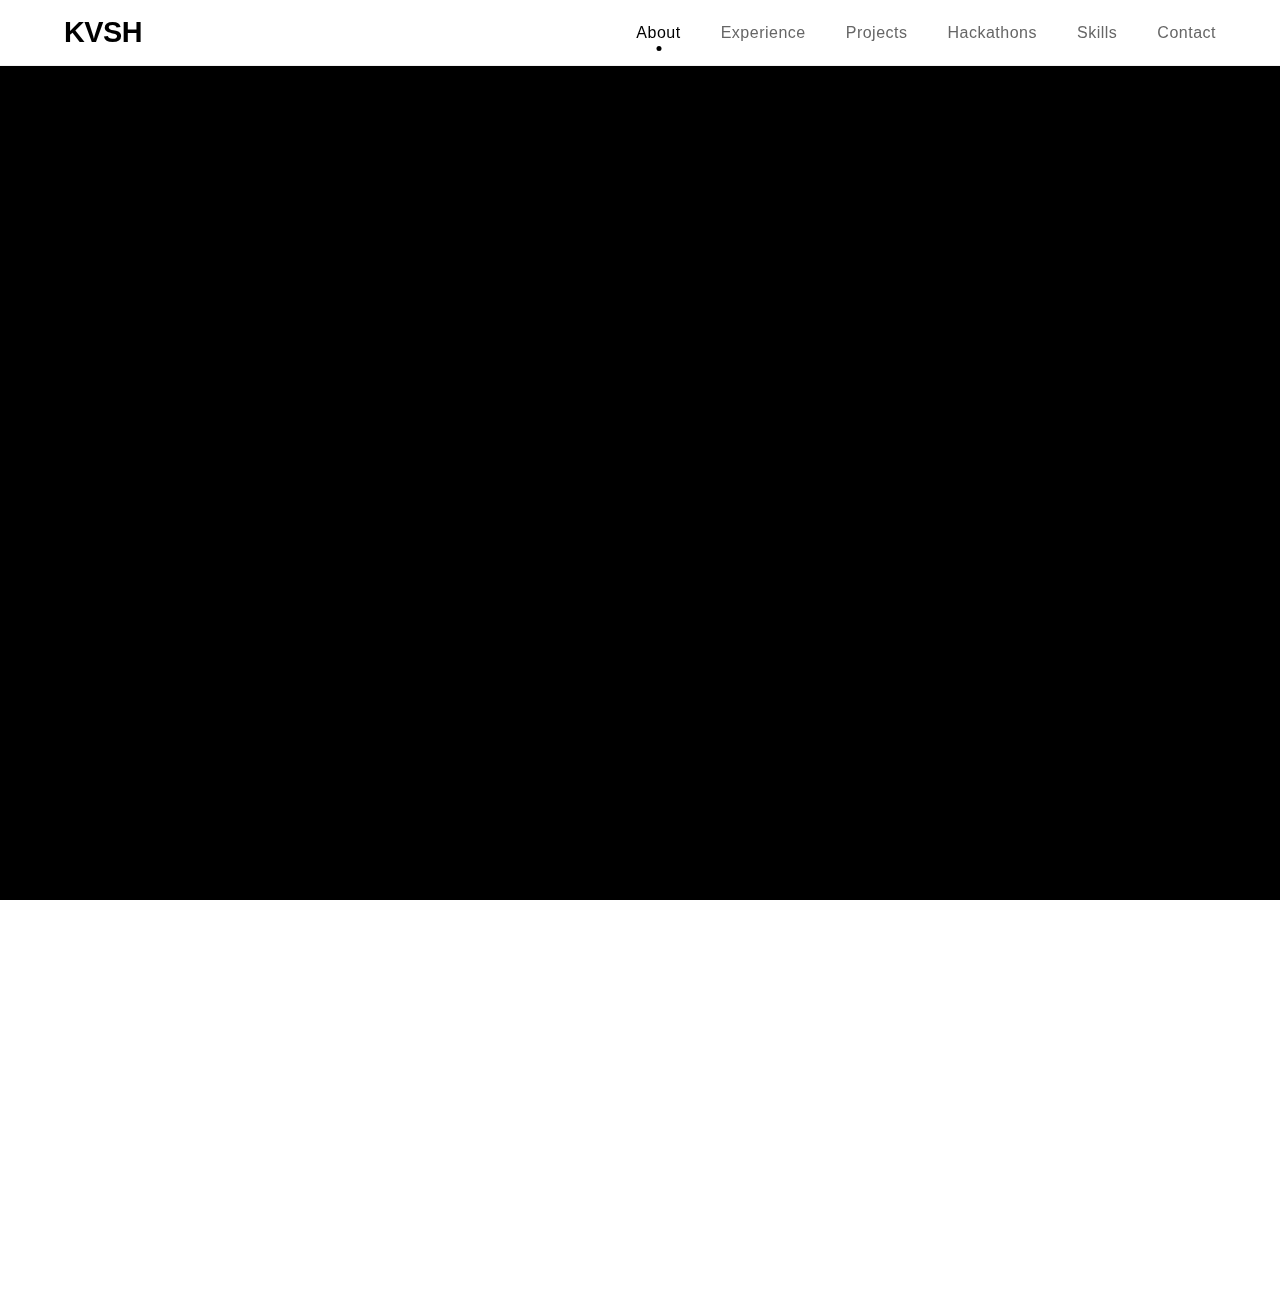
<file: about.html>
<!DOCTYPE html>
<html lang="en">

<head>
    <meta charset="UTF-8" />
    <meta name="viewport" content="width=device-width, initial-scale=1.0" />
    <title>About Me - KVSH</title>
    <link rel="stylesheet" href="global.css" />
    <link rel="stylesheet" href="https://cdnjs.cloudflare.com/ajax/libs/font-awesome/6.0.0-beta3/css/all.min.css">
    <link rel="icon" type="image/png" href="favicon.png">
    <style>
        /* Creative About Page Styles */
        body {
            background-color: #000;
            color: #fff;
            overflow-x: hidden;
        }

        .about-container {
            min-height: 100vh;
            display: flex;
            flex-direction: row;
            align-items: center;
            justify-content: center;
            padding: 100px 5%;
            gap: 5%;
            position: relative;
        }

        /* Minimalistic Typography */
        .about-content {
            flex: 1;
            max-width: 600px;
            z-index: 2;
        }

        .about-title {
            font-size: 5rem;
            font-weight: 700;
            line-height: 1;
            margin-bottom: 2rem;
            background: linear-gradient(to right, #fff, #666);
            -webkit-background-clip: text;
            background-clip: text;
            -webkit-text-fill-color: transparent;
            opacity: 0;
            animation: fadeInUp 1s ease-out forwards;
        }

        .about-text {
            font-size: 1.1rem;
            line-height: 1.8;
            color: #ccc;
            margin-bottom: 2rem;
            opacity: 0;
            animation: fadeInUp 1s ease-out 0.3s forwards;
        }

        .highlight {
            color: #fff;
            font-weight: 600;
            border-bottom: 1px solid rgba(255, 255, 255, 0.3);
        }

        /* Social Icons */
        .about-socials {
            display: flex;
            gap: 20px;
            margin-top: 30px;
            opacity: 0;
            animation: fadeInUp 1s ease-out 0.6s forwards;
        }

        .about-socials a {
            color: #fff;
            font-size: 1.8rem;
            transition: all 0.3s ease;
            text-decoration: none;
        }

        .about-socials a:hover {
            color: #aaa;
            transform: translateY(-5px);
        }

        /* Creative Image Section */
        .about-image-wrapper {
            flex: 1;
            display: flex;
            justify-content: center;
            position: relative;
            perspective: 1000px;
            opacity: 0;
            animation: fadeInRight 1s ease-out 0.6s forwards;
        }

        .about-img {
            width: 100%;
            max-width: 450px;
            border-radius: 20px;
            filter: grayscale(100%);
            transition: all 0.5s ease;
            box-shadow: 0 20px 50px rgba(0, 0, 0, 0.5);
            transform: rotateY(-10deg);
        }

        .about-img:hover {
            filter: grayscale(0%);
            transform: rotateY(0deg) scale(1.02);
        }

        /* Decoration */
        .deco-circle {
            position: absolute;
            width: 300px;
            height: 300px;
            border-radius: 50%;
            border: 1px solid rgba(255, 255, 255, 0.1);
            top: 50%;
            right: 0;
            transform: translate(50%, -50%);
            z-index: 1;
        }

        /* Animations */
        @keyframes fadeInUp {
            from {
                opacity: 0;
                transform: translateY(30px);
            }

            to {
                opacity: 1;
                transform: translateY(0);
            }
        }

        @keyframes fadeInRight {
            from {
                opacity: 0;
                transform: translateX(30px);
            }

            to {
                opacity: 1;
                transform: translateX(0);
            }
        }

        @media (max-width: 900px) {
            .about-container {
                flex-direction: column-reverse;
                text-align: center;
                padding-top: 120px;
            }

            .about-title {
                font-size: 3rem;
            }

            .about-img {
                transform: none;
                margin-bottom: 2rem;
            }

            .deco-circle {
                top: 20%;
                right: 50%;
                transform: translate(50%, -50%);
            }
        }
    </style>
</head>

<body>

    <div class="main">
        <!-- NAVBAR -->
        <nav>
            <div class="logo"><a href="index.html" style="text-decoration: none; color: inherit;">KVSH</a></div>
            <div class="burger">
                <div class="line1"></div>
                <div class="line2"></div>
                <div class="line3"></div>
            </div>
            <ul class="nav-links">
                <li><a href="about.html" class="active">About</a></li>
                <li><a href="experience.html">Experience</a></li>
                <li><a href="projects.html">Projects</a></li>
                <li><a href="hackathons.html">Hackathons</a></li>

                <li><a href="skills.html">Skills</a></li>
                <li><a href="contact.html">Contact</a></li>
            </ul>
        </nav>

        <!-- CONTENT -->
        <div class="about-container">
            <div class="about-content">
                <h1 class="about-title">Beyond the<br>Code.</h1>
                <div class="about-text">
                    <br>
                    <p>
                        I'm Kaveesh Kadirvel, a tech enthusiast and Information Technology undergrad based in Mumbai.
                    </p>
                    <p>
                        My journey isn't just about writing standard code; it's about crafting digital experiences that
                        matter. From responsive front-end designs to robust back-end logic, I love bridging the gap
                        between creativity and functionality.
                    </p>
                    <p>
                        When I'm not debugging, I'm likely exploring new tech stacks, organizing events with the IETE
                        student chapter, or just finding inspiration in minimalistic design.
                    </p>
                </div>

                <div class="about-socials">
                    <a href="https://github.com/kaveesh-kadirvel" aria-label="GitHub"><i class="fab fa-github"></i></a>
                    <a href="https://www.linkedin.com/in/kaveesh-kadirvel" aria-label="LinkedIn"><i
                            class="fab fa-linkedin"></i></a>
                    <a href="https://www.instagram.com/kaveeeeeesh" aria-label="Instagram"><i
                            class="fab fa-instagram"></i></a>
                    <a href="mailto:kaveeshsiesgst@gmail.com" aria-label="Email"><i class="fas fa-envelope"></i></a>
                </div>
            </div>

            <div class="about-image-wrapper">
                <div class="deco-circle"></div>
                <img src="Kaveesh Professional headshot.png" alt="Kaveesh" class="about-img">
            </div>
        </div>

        <!-- FOOTER -->
        <footer class="main-footer">
            <div class="footer-container">
                <div class="footer-col">
                    <h3>About Me</h3>
                    <p>A passionate full-stack developer focused on creating beautiful and functional web applications.
                    </p>
                    <div class="footer-socials">
                        <a href="https://github.com/kaveesh-kadirvel"><i class="fab fa-github"></i></a>
                        <a href="https://www.linkedin.com/in/kaveesh-kadirvel"><i class="fab fa-linkedin"></i></a>
                        <a href="https://www.instagram.com/kaveeeeeesh"><i class="fab fa-instagram"></i></a>
                        <a href="mailto:kaveeshsiesgst@gmail.com"><i class="fas fa-envelope"></i></a>
                    </div>
                </div>
                <div class="footer-col">
                    <h3>Quick Links</h3>
                    <ul class="footer-links-list">
                        <li><a href="index.html">Home</a></li>
                        <li><a href="about.html">About</a></li>
                        <li><a href="experience.html">Experience</a></li>
                        <li><a href="projects.html">Projects</a></li>
                        <li><a href="hackathons.html">Hackathons</a></li>


                        <li><a href="skills.html">Skills</a></li>
                        <li><a href="contact.html">Contact</a></li>
                    </ul>
                </div>
                <div class="footer-col">
                    <h3>Contact Info</h3>
                    <p>Email: kaveeshsiesgst@gmail.com</p>
                    <p>Location: Mumbai, Maharashtra, India</p>
                    <p>Phone: +91 9653393958</p>
                </div>
            </div>
            <div class="footer-bottom">
                <p class="copyright">&copy; 2025 Kaveesh Kadirvel. All rights reserved</p>
                <div class="footer-legal">
                    <a href="#">Privacy Policy</a>
                    <a href="#">Terms of Service</a>
                </div>
            </div>
        </footer>

    </div>

    <script src="script.js"></script>
</body>

</html>
</file>
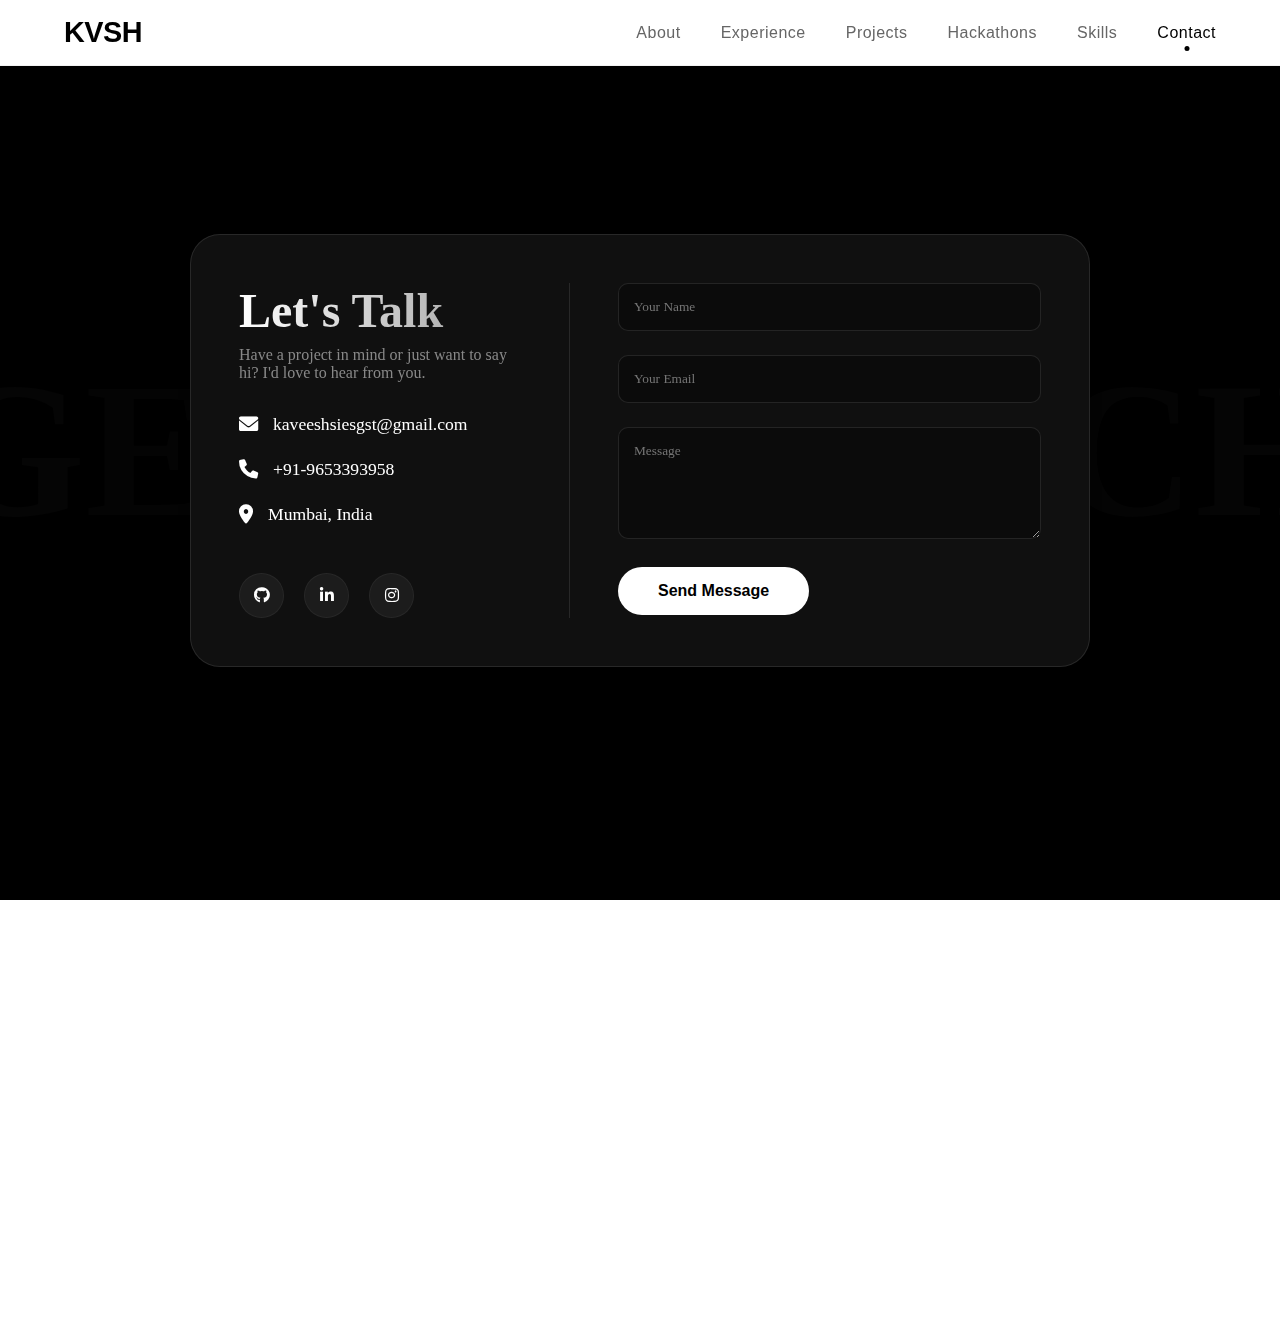
<file: contact.html>
<!DOCTYPE html>
<html lang="en">

<head>
    <meta charset="UTF-8" />
    <meta name="viewport" content="width=device-width, initial-scale=1.0" />
    <title>Contact - KVSH</title>
    <link rel="stylesheet" href="global.css" />
    <link rel="stylesheet" href="https://cdnjs.cloudflare.com/ajax/libs/font-awesome/6.0.0-beta3/css/all.min.css">
    <link rel="icon" type="image/png" href="favicon.png">
    <style>
        /* Creative Contact Styles */
        body {
            background-color: #000;
            color: #fff;
        }

        .contact-wrapper {
            min-height: 100vh;
            display: flex;
            flex-direction: column;
            justify-content: center;
            align-items: center;
            padding: 100px 5%;
            position: relative;
        }

        .bg-text {
            position: absolute;
            top: 50%;
            left: 50%;
            transform: translate(-50%, -50%);
            font-size: 15vw;
            font-weight: 800;
            color: rgba(255, 255, 255, 0.02);
            white-space: nowrap;
            pointer-events: none;
            z-index: 0;
        }

        .contact-card {
            background: rgba(20, 20, 20, 0.8);
            backdrop-filter: blur(20px);
            border-radius: 30px;
            border: 1px solid rgba(255, 255, 255, 0.1);
            padding: 3rem;
            width: 100%;
            max-width: 900px;
            display: flex;
            gap: 3rem;
            z-index: 1;
            box-shadow: 0 50px 100px rgba(0, 0, 0, 0.5);
        }

        .contact-info {
            flex: 1;
            border-right: 1px solid rgba(255, 255, 255, 0.1);
            padding-right: 3rem;
        }

        .contact-form-section {
            flex: 1.5;
        }

        h1 {
            font-size: 3rem;
            margin-bottom: 0.5rem;
            background: linear-gradient(to right, #fff, #999);
            -webkit-background-clip: text;
            background-clip: text;
            -webkit-text-fill-color: transparent;
        }

        p {
            color: #888;
            margin-bottom: 2rem;
        }

        .info-item {
            display: flex;
            align-items: center;
            gap: 15px;
            margin-bottom: 1.5rem;
            font-size: 1.1rem;
        }

        .info-item i {
            color: #fff;
            font-size: 1.2rem;
        }

        .social-links {
            display: flex;
            gap: 20px;
            margin-top: 3rem;
        }

        .social-links a {
            width: 45px;
            height: 45px;
            border-radius: 50%;
            background: rgba(255, 255, 255, 0.05);
            display: flex;
            align-items: center;
            justify-content: center;
            color: #fff;
            text-decoration: none;
            transition: all 0.3s;
            border: 1px solid rgba(255, 255, 255, 0.05);
        }

        .social-links a:hover {
            background: #fff;
            color: #000;
            transform: translateY(-5px);
        }

        /* Form */
        .form-group {
            margin-bottom: 1.5rem;
        }

        input,
        textarea {
            width: 100%;
            background: rgba(0, 0, 0, 0.3);
            border: 1px solid rgba(255, 255, 255, 0.1);
            padding: 15px;
            border-radius: 10px;
            color: #fff;
            font-family: inherit;
            outline: none;
            transition: border-color 0.3s;
        }

        input:focus,
        textarea:focus {
            border-color: #fff;
        }

        button {
            background: #fff;
            color: #000;
            border: none;
            padding: 15px 40px;
            border-radius: 50px;
            font-weight: 700;
            cursor: pointer;
            transition: transform 0.3s;
            font-size: 1rem;
        }

        button:hover {
            transform: translateY(-2px);
        }

        @media (max-width: 800px) {
            .contact-card {
                flex-direction: column;
                padding: 2rem;
            }

            .contact-info {
                border-right: none;
                border-bottom: 1px solid rgba(255, 255, 255, 0.1);
                padding-right: 0;
                padding-bottom: 2rem;
            }

            .bg-text {
                display: none;
            }
        }
    </style>
</head>

<body>
    <form action="https://formspree.io/f/mzddpqzq" method="post">
        <div class="main">
            <nav>
                <div class="logo"><a href="index.html" style="text-decoration: none; color: inherit;">KVSH</a></div>
                <div class="burger">
                    <div class="line1"></div>
                <div class="line2"></div>
                <div class="line3"></div>
            </div>
            <ul class="nav-links">
                <li><a href="about.html">About</a></li>
                <li><a href="experience.html">Experience</a></li>
                <li><a href="projects.html">Projects</a></li>
                <li><a href="hackathons.html">Hackathons</a></li>

                <li><a href="skills.html">Skills</a></li>
                <li><a href="contact.html" class="active">Contact</a></li>
            </ul>
        </nav>

        <div class="contact-wrapper">
            <div class="bg-text">GET IN TOUCH</div>

            <div class="contact-card">
                <div class="contact-info">
                    <h1>Let's Talk</h1>
                    <p>Have a project in mind or just want to say hi? I'd love to hear from you.</p>

                    <div class="info-item">
                        <i class="fas fa-envelope"></i>
                        <span>kaveeshsiesgst@gmail.com</span>
                    </div>
                    <div class="info-item">
                        <i class="fas fa-phone"></i>
                        <span>+91-9653393958</span>
                    </div>
                    <div class="info-item">
                        <i class="fas fa-map-marker-alt"></i>
                        <span>Mumbai, India</span>
                    </div>

                    <div class="social-links">
                        <a href="https://github.com/kaveesh-kadirvel"><i class="fab fa-github"></i></a>
                        <a href="https://www.linkedin.com/in/kaveesh-kadirvel"><i class="fab fa-linkedin-in"></i></a>
                        <a href="https://www.instagram.com/kaveeeeeesh"><i class="fab fa-instagram"></i></a>
                    </div>
                </div>

                <div class="contact-form-section">
                    
                        <div class="form-group">
                            <input type="text" name="name" placeholder="Your Name" required>
                        </div>
                        <div class="form-group">
                            <input type="email" name="email" placeholder="Your Email" required>
                        </div>
                        <div class="form-group">
                            <textarea name="message" rows="5" placeholder="Message" required></textarea>
                        </div>
                        <button type="submit">Send Message</button>
                    
                </div>
            </div>
        </div>

        <footer class="main-footer">
            <div class="footer-container">
                <div class="footer-col">
                    <h3>About Me</h3>
                    <p>A passionate full-stack developer focused on creating beautiful and functional web applications.
                    </p>
                    <div class="footer-socials">
                        <a href="https://github.com/kaveesh-kadirvel"><i class="fab fa-github"></i></a>
                        <a href="https://www.linkedin.com/in/kaveesh-kadirvel"><i class="fab fa-linkedin"></i></a>
                        <a href="https://www.instagram.com/kaveeeeeesh"><i class="fab fa-instagram"></i></a>
                        <a href="mailto:kaveeshsiesgst@gmail.com"><i class="fas fa-envelope"></i></a>
                    </div>
                </div>
                <div class="footer-col">
                    <h3>Quick Links</h3>
                    <ul class="footer-links-list">
                        <li><a href="index.html">Home</a></li>
                        <li><a href="about.html">About</a></li>
                        <li><a href="experience.html">Experience</a></li>
                        <li><a href="projects.html">Projects</a></li>
                        <li><a href="hackathons.html">Hackathons</a></li>

                        <li><a href="skills.html">Skills</a></li>
                        <li><a href="contact.html">Contact</a></li>
                    </ul>
                </div>
                <div class="footer-col">
                    <h3>Contact Info</h3>
                    <p>Email: kaveeshsiesgst@gmail.com</p>
                    <p>Location: Mumbai, Maharashtra, India</p>
                    <p>Phone: +91 9653393958</p>
                </div>
            </div>
            <div class="footer-bottom">
                <p class="copyright">&copy; 2025 Kaveesh Kadirvel. All rights reserved</p>
                <div class="footer-legal">
                    <a href="#">Privacy Policy</a>
                    <a href="#">Terms of Service</a>
                </div>
            </div>
        </footer>
    </div>
    </form>
    <script src="script.js"></script>
</body>

</html>
</file>
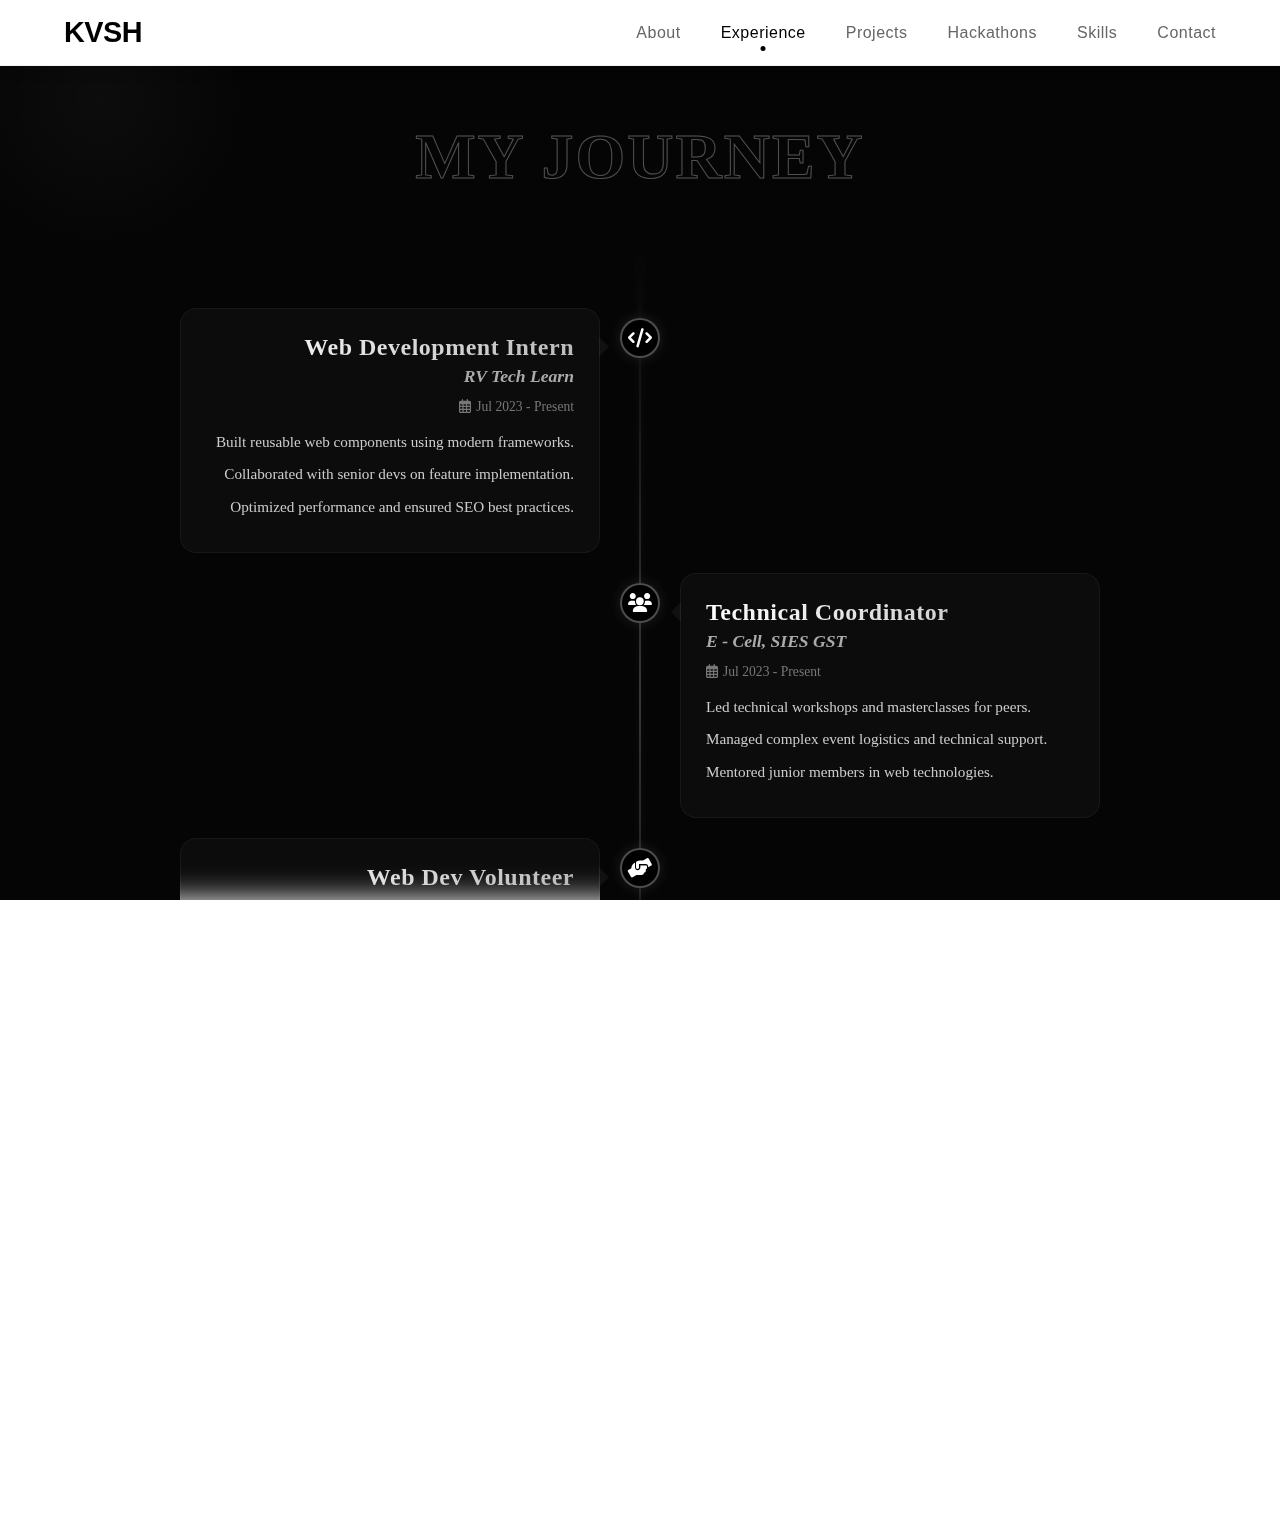
<file: experience.html>
<!DOCTYPE html>
<html lang="en">

<head>
    <meta charset="UTF-8" />
    <meta name="viewport" content="width=device-width, initial-scale=1.0" />
    <title>Experience - KVSH</title>
    <link rel="stylesheet" href="global.css" />
    <link rel="stylesheet" href="experience.css" />
    <link rel="stylesheet" href="https://cdnjs.cloudflare.com/ajax/libs/font-awesome/6.0.0-beta3/css/all.min.css">
    <link rel="icon" type="image/png" href="favicon.png">
</head>

<body>

    <div class="main" id="experience">
        <nav>
            <div class="logo"><a href="index.html" style="text-decoration: none; color: inherit;">KVSH</a></div>
            <div class="burger">
                <div class="line1"></div>
                <div class="line2"></div>
                <div class="line3"></div>
            </div>
            <ul class="nav-links">
                <li><a href="about.html">About</a></li>
                <li><a href="experience.html" class="active">Experience</a></li>
                <li><a href="projects.html">Projects</a></li>
                <li><a href="hackathons.html">Hackathons</a></li>
                <li><a href="skills.html">Skills</a></li>
                <li><a href="contact.html">Contact</a></li>
            </ul>
        </nav>

        <div class="exp-container">
            <div class="exp-header">
                <!-- Data-text attribute required for animation -->
                <h1 class="page-title" data-text="My Journey">My Journey</h1>
            </div>

            <div class="timeline">
                <!-- Job 1 -->
                <div class="timeline-item">
                    <div class="timeline-icon">
                        <i class="fas fa-code"></i>
                    </div>
                    <div class="timeline-card">
                        <h2 class="job-title">Web Development Intern</h2>
                        <h3 class="company-name">RV Tech Learn</h3>
                        <div class="job-meta">
                            <span><i class="far fa-calendar-alt"></i> Jul 2023 - Present</span>
                        </div>
                        <ul class="job-description">
                            <li>Built reusable web components using modern frameworks.</li>
                            <li>Collaborated with senior devs on feature implementation.</li>
                            <li>Optimized performance and ensured SEO best practices.</li>
                        </ul>
                    </div>
                </div>

                <!-- Job 2 -->
                <div class="timeline-item">
                    <div class="timeline-icon">
                        <i class="fas fa-users"></i>
                    </div>
                    <div class="timeline-card">
                        <h2 class="job-title">Technical Coordinator</h2>
                        <h3 class="company-name">E - Cell, SIES GST</h3>
                        <div class="job-meta">
                            <span><i class="far fa-calendar-alt"></i> Jul 2023 - Present</span>
                        </div>
                        <ul class="job-description">
                            <li>Led technical workshops and masterclasses for peers.</li>
                            <li>Managed complex event logistics and technical support.</li>
                            <li>Mentored junior members in web technologies.</li>
                        </ul>
                    </div>
                </div>

                <!-- Job 3 -->
                <div class="timeline-item">
                    <div class="timeline-icon">
                        <i class="fas fa-hands-helping"></i>
                    </div>
                    <div class="timeline-card">
                        <h2 class="job-title">Web Dev Volunteer</h2>
                        <h3 class="company-name">IETE Students’ Chapter</h3>
                        <div class="job-meta">
                            <span><i class="far fa-calendar-alt"></i> Jul 2023 - Present</span>
                        </div>
                        <ul class="job-description">
                            <li>Contributed to the core chapter website development.</li>
                            <li>Organized major hackathons and coding competitions.</li>
                            <li>Maintained digital assets and event portals.</li>
                        </ul>
                    </div>
                </div>

            </div>
        </div>

        <footer class="main-footer">
            <div class="footer-container">
                <div class="footer-col">
                    <h3>About Me</h3>
                    <p>A passionate full-stack developer focused on creating beautiful and functional web applications.
                    </p>
                    <div class="footer-socials">
                        <a href="https://github.com/kaveesh-kadirvel"><i class="fab fa-github"></i></a>
                        <a href="https://www.linkedin.com/in/kaveesh-kadirvel"><i class="fab fa-linkedin"></i></a>
                        <a href="https://www.instagram.com/kaveeeeeesh"><i class="fab fa-instagram"></i></a>
                        <a href="mailto:kaveeshsiesgst@gmail.com"><i class="fas fa-envelope"></i></a>
                    </div>
                </div>

                <div class="footer-col">
                    <h3>Quick Links</h3>
                    <ul class="footer-links-list">
                        <li><a href="index.html">Home</a></li>
                        <li><a href="about.html">About</a></li>
                        <li><a href="experience.html">Experience</a></li>
                        <li><a href="projects.html">Projects</a></li>
                        <li><a href="hackathons.html">Hackathons</a></li>
                        <li><a href="skills.html">Skills</a></li>
                        <li><a href="contact.html">Contact</a></li>
                    </ul>
                </div>

                <div class="footer-col">
                    <h3>Contact Info</h3>
                    <p>Email: kaveeshsiesgst@gmail.com</p>
                    <p>Location: Mumbai, Maharashtra, India</p>
                    <p>Phone: +91 9653393958</p>
                </div>
            </div>

            <div class="footer-bottom">
                <p class="copyright">&copy; 2025 Kaveesh Kadirvel. All rights reserved</p>
                <div class="footer-legal">
                    <a href="#">Privacy Policy</a>
                    <a href="#">Terms of Service</a>
                </div>
            </div>
        </footer>
    </div>

    <script src="script.js"></script>
    <script src="experience.js"></script>
</body>

</html>
</file>
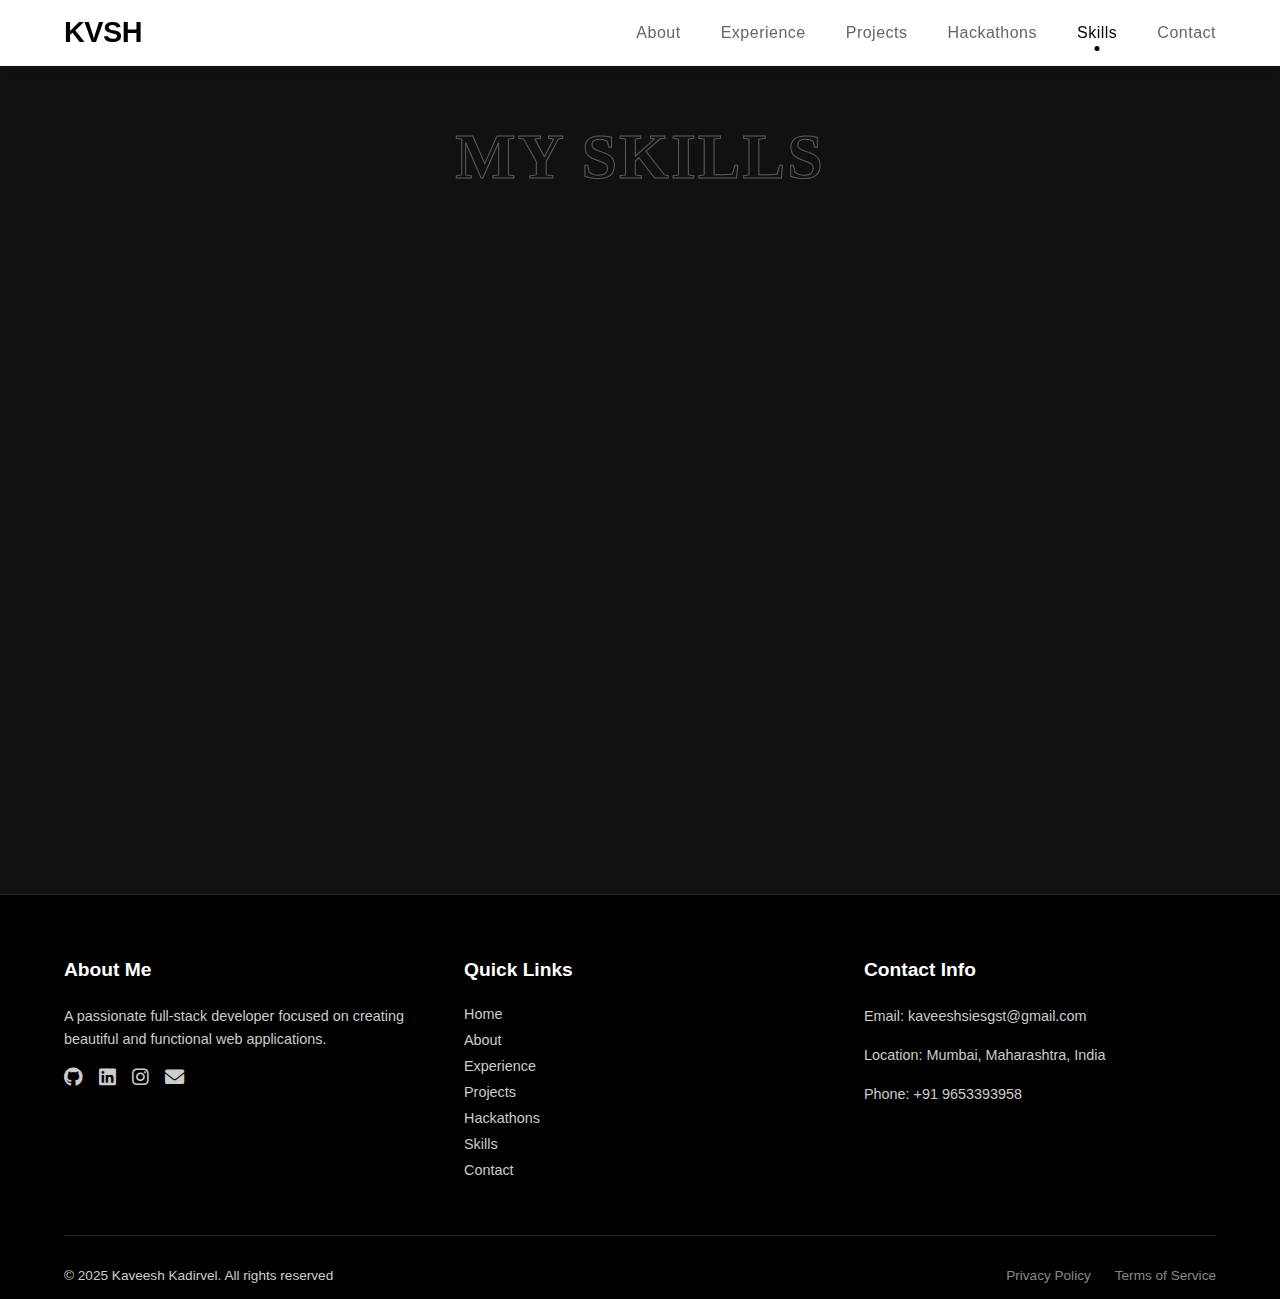
<file: skills.html>
<!DOCTYPE html>
<html lang="en">

<head>
    <meta charset="UTF-8" />
    <meta name="viewport" content="width=device-width, initial-scale=1.0" />
    <title>Skills - KVSH</title>
    <link rel="stylesheet" href="global.css" />
    <link rel="stylesheet" href="skills.css" />
    <link rel="stylesheet" href="https://cdnjs.cloudflare.com/ajax/libs/font-awesome/6.0.0-beta3/css/all.min.css">
    <link rel="icon" type="image/png" href="favicon.png">
    <style>
        /* Embedded Dark Theme for Skills Page */
        html,
        body {
            background-color: #111;
            color: #eee;
            height: auto;
            min-height: 100vh;
        }
    </style>
</head>

<body>
    <div class="main">
        <nav>
            <div class="logo"><a href="index.html" style="text-decoration: none; color: inherit;">KVSH</a></div>
            <div class="burger">
                <div class="line1"></div>
                <div class="line2"></div>
                <div class="line3"></div>
            </div>
            <ul class="nav-links">
                <li><a href="about.html">About</a></li>
                <li><a href="experience.html">Experience</a></li>
                <li><a href="projects.html">Projects</a></li>
                <li><a href="hackathons.html">Hackathons</a></li>
                <li><a href="skills.html" class="active">Skills</a></li>
                <li><a href="contact.html">Contact</a></li>
            </ul>
        </nav>

        <div class="skills-wrapper">
            <div class="skills-header">
                <h1 class="page-title" data-text="My Skills">My Skills</h1>
            </div>

            <div class="skills-grid">
                <!-- Frontend -->
                <div class="skill-card">
                    <i class="fas fa-code floating-icon"></i>
                    <h3 class="category-title"><i class="fas fa-laptop-code"></i> Frontend</h3>
                    <div class="skill-list">
                        <span class="skill-tag"><i class="fab fa-html5"></i> HTML5</span>
                        <span class="skill-tag"><i class="fab fa-css3-alt"></i> CSS3</span>
                        <span class="skill-tag"><i class="fab fa-js"></i> JavaScript</span>
                        <span class="skill-tag"><i class="fab fa-react"></i> React</span>
                        <span class="skill-tag"><i class="fas fa-wind"></i> Tailwind</span>
                        <span class="skill-tag"><i class="fas fa-mobile-alt"></i> Responsive</span>
                    </div>
                </div>

                <!-- Backend -->
                <div class="skill-card">
                    <i class="fas fa-server floating-icon"></i>
                    <h3 class="category-title"><i class="fas fa-database"></i> Backend</h3>
                    <div class="skill-list">
                        <span class="skill-tag"><i class="fab fa-node-js"></i> Node.js</span>
                        <span class="skill-tag"><i class="fas fa-server"></i> Express</span>
                        <span class="skill-tag"><i class="fas fa-leaf"></i> MongoDB</span>
                        <span class="skill-tag"><i class="fas fa-network-wired"></i> REST APIs</span>
                        <span class="skill-tag"><i class="fas fa-fire"></i> Firebase</span>
                    </div>
                </div>

                <!-- Programming -->
                <div class="skill-card">
                    <i class="fas fa-terminal floating-icon"></i>
                    <h3 class="category-title"><i class="fas fa-terminal"></i> Languages</h3>
                    <div class="skill-list">
                        <span class="skill-tag"><i class="fab fa-python"></i> Python</span>
                        <span class="skill-tag"><i class="fab fa-java"></i> Java</span>
                        <span class="skill-tag">C</span>
                        <span class="skill-tag"><i class="fas fa-database"></i> SQL</span>
                        <span class="skill-tag">C++</span>
                    </div>
                </div>

                <!-- Tools & Devops -->
                <div class="skill-card">
                    <i class="fas fa-tools floating-icon"></i>
                    <h3 class="category-title"><i class="fas fa-wrench"></i> Tools</h3>
                    <div class="skill-list">
                        <span class="skill-tag"><i class="fab fa-git-alt"></i> Git</span>
                        <span class="skill-tag"><i class="fab fa-github"></i> GitHub</span>
                        <span class="skill-tag"><i class="fas fa-code"></i> VS Code</span>
                        <span class="skill-tag"><i class="fas fa-rocket"></i> Postman</span>
                        <span class="skill-tag"><i class="fab fa-figma"></i> Figma</span>
                    </div>
                </div>
            </div>
        </div>

        <footer class="main-footer">
            <div class="footer-container">
                <div class="footer-col">
                    <h3>About Me</h3>
                    <p>A passionate full-stack developer focused on creating beautiful and functional web applications.
                    </p>
                    <div class="footer-socials">
                        <a href="https://github.com/kaveesh-kadirvel"><i class="fab fa-github"></i></a>
                        <a href="https://www.linkedin.com/in/kaveesh-kadirvel"><i class="fab fa-linkedin"></i></a>
                        <a href="https://www.instagram.com/kaveeeeeesh"><i class="fab fa-instagram"></i></a>
                        <a href="mailto:kaveeshsiesgst@gmail.com"><i class="fas fa-envelope"></i></a>
                    </div>
                </div>
                <div class="footer-col">
                    <h3>Quick Links</h3>
                    <ul class="footer-links-list">
                        <li><a href="index.html">Home</a></li>
                        <li><a href="about.html">About</a></li>
                        <li><a href="experience.html">Experience</a></li>
                        <li><a href="projects.html">Projects</a></li>
                        <li><a href="hackathons.html">Hackathons</a></li>
                        <li><a href="skills.html">Skills</a></li>
                        <li><a href="contact.html">Contact</a></li>
                    </ul>
                </div>
                <div class="footer-col">
                    <h3>Contact Info</h3>
                    <p>Email: kaveeshsiesgst@gmail.com</p>
                    <p>Location: Mumbai, Maharashtra, India</p>
                    <p>Phone: +91 9653393958</p>
                </div>
            </div>
            <div class="footer-bottom">
                <p class="copyright">&copy; 2025 Kaveesh Kadirvel. All rights reserved</p>
                <div class="footer-legal">
                    <a href="#">Privacy Policy</a>
                    <a href="#">Terms of Service</a>
                </div>
            </div>
        </footer>
    </div>
    <script src="script.js"></script>
</body>

</html>
</file>
<file: experience.css>
/* ---------------- EXPERIENCE PAGE STYLES ---------------- */

/* Scoped to experience section to avoid global conflicts */
#experience {
    position: relative;
    background: #050505;
    /* Deep dark background */
    overflow: hidden;
}

/* Background Decoration */
#experience::before {
    content: '';
    position: absolute;
    top: -50px;
    left: -50px;
    width: 300px;
    height: 300px;
    background: radial-gradient(circle, rgba(255, 255, 255, 0.03) 0%, transparent 70%);
    border-radius: 50%;
    z-index: 0;
}

#experience::after {
    content: '';
    position: absolute;
    bottom: -50px;
    right: -50px;
    width: 400px;
    height: 400px;
    background: radial-gradient(circle, rgba(255, 255, 255, 0.02) 0%, transparent 70%);
    border-radius: 50%;
    z-index: 0;
}

/* Header Section */
.exp-header {
    text-align: center;
    margin-bottom: 4rem;
    padding-top: 120px;
    /* Add padding to clear fixed navbar */
}

.page-title {
    font-size: 4rem;
    font-weight: 800;
    color: transparent;
    -webkit-text-stroke: 1px rgba(255, 255, 255, 0.3);
    text-transform: uppercase;
    letter-spacing: 2px;
    position: relative;
    display: inline-block;
    white-space: nowrap;
}

.page-title::after {
    content: attr(data-text);
    position: absolute;
    left: 0;
    top: 0;
    color: #fff;
    overflow: hidden;
    width: 0;
    transition: width 1s cubic-bezier(0.19, 1, 0.22, 1);
    -webkit-text-stroke: 0;
    white-space: nowrap;
}

.page-title:hover::after,
.exp-header:hover .page-title::after {
    width: 100%;
}

@media (max-width: 900px) {
    .page-title {
        font-size: 3rem;
    }
}

@media (max-width: 600px) {
    .page-title {
        font-size: 2rem;
    }
}

/* Container */
.timeline {
    position: relative;
    max-width: 1000px;
    margin: 0 auto;
    padding: 40px 0;
    z-index: 1;
}

/* Center Line */
.timeline::after {
    content: '';
    position: absolute;
    width: 2px;
    background: linear-gradient(to bottom, transparent, rgba(255, 255, 255, 0.2), transparent);
    top: 0;
    bottom: 0;
    left: 50%;
    margin-left: -1px;
    box-shadow: 0 0 10px rgba(255, 255, 255, 0.1);
}

/* Timeline Item */
.timeline-item {
    padding: 10px 40px;
    position: relative;
    background-color: inherit;
    width: 50%;
    opacity: 0;
    opacity: 0;
    transition: opacity 0.6s ease-out, transform 0.6s ease-out;
}

.timeline-item.visible {
    opacity: 1;
    animation: fadeInUp 0.8s ease-out forwards;
}

.timeline-item:nth-child(1) {
    animation-delay: 0.1s;
}

.timeline-item:nth-child(2) {
    animation-delay: 0.3s;
}

.timeline-item:nth-child(3) {
    animation-delay: 0.5s;
}

/* Left and Right containers */
.timeline-item:nth-child(odd) {
    left: 0;
    text-align: right;
}

.timeline-item:nth-child(even) {
    left: 50%;
    text-align: left;
}

/* Icons on the Line */
.timeline-icon {
    position: absolute;
    width: 40px;
    height: 40px;
    right: -20px;
    background: #000;
    border: 2px solid rgba(255, 255, 255, 0.3);
    border-radius: 50%;
    top: 20px;
    z-index: 10;
    display: flex;
    align-items: center;
    justify-content: center;
    font-size: 1.2rem;
    color: #fff;
    box-shadow: 0 0 15px rgba(255, 255, 255, 0.1);
    transition: all 0.3s cubic-bezier(0.175, 0.885, 0.32, 1.275);
}

.timeline-item:nth-child(even) .timeline-icon {
    left: -20px;
}

.timeline-item:hover .timeline-icon {
    background: #fff;
    color: #000;
    transform: scale(1.1);
    box-shadow: 0 0 25px rgba(255, 255, 255, 0.5);
    border-color: #fff;
}

/* Content Card */
.timeline-card {
    padding: 25px;
    /* Increased padding */
    background: rgba(255, 255, 255, 0.03);
    border: 1px solid rgba(255, 255, 255, 0.05);
    border-radius: 16px;
    /* Smoother radius */
    position: relative;
    transition: all 0.4s cubic-bezier(0.25, 0.8, 0.25, 1);
    backdrop-filter: blur(15px);
    /* Stronger blur */
}

.timeline-item:hover .timeline-card {
    background: rgba(255, 255, 255, 0.07);
    border-color: rgba(255, 255, 255, 0.3);
    transform: translateY(-5px);
    box-shadow: 0 15px 30px rgba(0, 0, 0, 0.3);
}

/* Arrows */
.timeline-item:nth-child(odd) .timeline-card::before {
    content: " ";
    height: 0;
    position: absolute;
    top: 28px;
    width: 0;
    z-index: 1;
    right: -10px;
    border: medium solid rgba(255, 255, 255, 0.05);
    border-width: 10px 0 10px 10px;
    border-color: transparent transparent transparent rgba(255, 255, 255, 0.05);
    transition: border-color 0.4s;
}

.timeline-item:nth-child(even) .timeline-card::before {
    content: " ";
    height: 0;
    position: absolute;
    top: 28px;
    width: 0;
    z-index: 1;
    left: -10px;
    border: medium solid rgba(255, 255, 255, 0.05);
    border-width: 10px 10px 10px 0;
    border-color: transparent rgba(255, 255, 255, 0.05) transparent transparent;
    transition: border-color 0.4s;
}

.timeline-item:hover:nth-child(odd) .timeline-card::before {
    border-color: transparent transparent transparent rgba(255, 255, 255, 0.3);
}

.timeline-item:hover:nth-child(even) .timeline-card::before {
    border-color: transparent rgba(255, 255, 255, 0.3) transparent transparent;
}


/* Typography */
.job-title {
    font-size: 1.5rem;
    font-weight: 700;
    margin-bottom: 5px;
    letter-spacing: 0.5px;
    background: linear-gradient(to right, #fff, #bbb);
    -webkit-background-clip: text;
    background-clip: text;
    -webkit-text-fill-color: transparent;
}

.company-name {
    font-size: 1.1rem;
    font-family: 'Times New Roman', serif;
    font-style: italic;
    color: #aaa;
    margin-bottom: 12px;
}

.job-meta {
    font-size: 0.85rem;
    color: #777;
    margin-bottom: 15px;
    display: flex;
    gap: 15px;
    justify-content: flex-end;
    /* Align right for odd */
}

.timeline-item:nth-child(even) .job-meta {
    justify-content: flex-start;
}

.job-meta span {
    display: flex;
    align-items: center;
    gap: 5px;
}

/* Description List */
.job-description {
    list-style: none;
    padding: 0;
    text-align: left;
    /* Always align text left for readability? Or follow card align? */
    /* Let's keep aligned with card for aesthetic, or left for read. 
       Usually centering text for list is bad. Let's force left text for list content inside the card? 
    */
}

.timeline-item:nth-child(odd) .job-description {
    text-align: right;
}

.timeline-item:nth-child(even) .job-description {
    text-align: left;
}

.job-description li {
    font-size: 0.95rem;
    color: #ccc;
    line-height: 1.6;
    margin-bottom: 8px;
    position: relative;
    display: inline-block;
    /* Helps with text gradient effect if we wanted, but simple block is fine */
}

/* Animations */
@keyframes fadeInUp {
    from {
        opacity: 0;
        transform: translateY(20px);
    }

    to {
        opacity: 1;
        transform: translateY(0);
    }
}

/* Responsive Media Queries */
@media screen and (max-width: 768px) {
    .timeline::after {
        left: 31px;
    }

    .timeline-item {
        width: 100%;
        padding-left: 70px;
        padding-right: 25px;
    }

    .timeline-item:nth-child(odd),
    .timeline-item:nth-child(even) {
        left: 0;
        text-align: left;
    }

    .timeline-item:nth-child(odd) .job-meta {
        justify-content: flex-start;
    }

    .timeline-item:nth-child(odd) .job-description {
        text-align: left;
    }

    .timeline-icon {
        left: 10px !important;
        right: auto;
    }

    .timeline-card::before {
        left: -10px !important;
        border-width: 10px 10px 10px 0 !important;
        border-color: transparent rgba(255, 255, 255, 0.05) transparent transparent !important;
    }

    .timeline-item:hover .timeline-card::before {
        border-color: transparent rgba(255, 255, 255, 0.3) transparent transparent !important;
    }
}
</file>
<file: skills.css>
/* ---------------- NEW SKILLS PAGE STYLES (skills.html) ---------------- */

/* Wrapper for the full page layout (centered content) */
.skills-wrapper {
    padding: 120px 5%;
    max-width: 1400px;
    margin: 0 auto;
}

.skills-header {
    text-align: center;
    margin-bottom: 4rem;
}

/* Page Title Styles (reused from Projects/Hackathons or defined here) */
.page-title {
    font-size: 4rem;
    font-weight: 800;
    color: transparent;
    -webkit-text-stroke: 1px rgba(255, 255, 255, 0.3);
    text-transform: uppercase;
    letter-spacing: 2px;
    position: relative;
    display: inline-block;
    white-space: nowrap;
}

.page-title::after {
    content: attr(data-text);
    position: absolute;
    left: 0;
    top: 0;
    width: 0;
    height: 100%;
    color: #fff;
    overflow: hidden;
    transition: width 1s cubic-bezier(0.19, 1, 0.22, 1);
    -webkit-text-stroke: 0;
    white-space: nowrap;
}

.page-title:hover::after,
.skills-wrapper:hover .page-title::after {
    width: 100%;
}


/* Grid Layout */
.skills-grid {
    display: grid;
    grid-template-columns: repeat(auto-fit, minmax(280px, 1fr));
    gap: 2rem;
    width: 100%;
}

/* Skill Card (Category) */
.skill-card {
    background: rgba(255, 255, 255, 0.03);
    backdrop-filter: blur(10px);
    border: 1px solid rgba(255, 255, 255, 0.05);
    border-radius: 20px;
    padding: 2rem;
    transition: all 0.3s ease;
    position: relative;
    overflow: hidden;
    height: 100%;
    display: flex;
    flex-direction: column;
}

.skill-card:hover {
    transform: translateY(-5px);
    border-color: rgba(255, 255, 255, 0.2);
    box-shadow: 0 10px 30px rgba(0, 0, 0, 0.5);
    background: rgba(255, 255, 255, 0.05);
}

/* Category Title */
.category-title {
    font-size: 1.5rem;
    font-weight: 700;
    margin-bottom: 1.5rem;
    color: #fff;
    display: flex;
    align-items: center;
    gap: 12px;
}

.category-title i {
    color: #888;
    font-size: 1.2rem;
    transition: color 0.3s;
}

.skill-card:hover .category-title i {
    color: #fff;
}

/* Skills List/Tags */
.skill-list {
    display: flex;
    flex-wrap: wrap;
    gap: 10px;
}

.skill-tag {
    font-size: 0.9rem;
    padding: 8px 16px;
    background: rgba(0, 0, 0, 0.3);
    border: 1px solid rgba(255, 255, 255, 0.1);
    border-radius: 100px;
    /* Pill shape */
    color: #ccc;
    transition: all 0.3s ease;
    display: flex;
    align-items: center;
    gap: 8px;
}

.skill-tag i {
    font-size: 1rem;
}

.skill-tag:hover {
    background: #fff;
    color: #000;
    border-color: #fff;
    transform: translateY(-2px);
    box-shadow: 0 4px 12px rgba(255, 255, 255, 0.2);
}

/* Floating Icon Background */
.floating-icon {
    position: absolute;
    right: -20px;
    bottom: -20px;
    font-size: 8rem;
    opacity: 0.03;
    pointer-events: none;
    transition: all 0.5s ease;
    transform: rotate(15deg);
}

.skill-card:hover .floating-icon {
    opacity: 0.08;
    transform: rotate(0deg) scale(1.1);
}

/* Animation */
.skill-card {
    opacity: 0;
    animation: fadeInUp 0.8s ease-out forwards;
}

.skill-card:nth-child(1) {
    animation-delay: 0.1s;
}

.skill-card:nth-child(2) {
    animation-delay: 0.2s;
}

.skill-card:nth-child(3) {
    animation-delay: 0.3s;
}

.skill-card:nth-child(4) {
    animation-delay: 0.4s;
}

@keyframes fadeInUp {
    from {
        opacity: 0;
        transform: translateY(30px);
    }

    to {
        opacity: 1;
        transform: translateY(0);
    }
}


@media (max-width: 900px) {
    .page-title {
        font-size: 3rem;
    }
}

@media (max-width: 600px) {
    .page-title {
        font-size: 2rem;
    }

    .skills-wrapper {
        padding: 100px 5%;
    }
}


/* ---------------- ORIGINAL SKILLS STYLES (Restored for index.html) ---------------- */

.skill-category {
    margin-bottom: 2rem;
    max-width: 900px;
    margin-left: auto;
    margin-right: auto;
    background: #1a1a1a;
    padding: 1.5rem 2rem;
    border-radius: 50px;
    display: flex;
    align-items: center;
    gap: 2rem;
    color: white;
    border: 1px solid #333;
    transition: all 0.4s cubic-bezier(0.175, 0.885, 0.32, 1.275);
    /* Bouncy transition */
    position: relative;
    overflow: hidden;
    opacity: 0;
    transform: translateY(30px);
    transition: all 0.6s ease-out;
}

.skill-category.visible {
    opacity: 1;
    transform: translateY(0);
}

.skill-category:nth-child(1) {
    transition-delay: 0.1s;
}

.skill-category:nth-child(2) {
    transition-delay: 0.2s;
}

.skill-category:nth-child(3) {
    transition-delay: 0.3s;
}

.skill-category:nth-child(4) {
    transition-delay: 0.4s;
}

/* Hover Effect for Bar */
.skill-category:hover {
    transform: scale(1.02);
    border-color: #fff;
    box-shadow: 0 10px 30px rgba(255, 255, 255, 0.05);
    background: #222;
}

.skill-category h3 {
    font-size: 1.2rem;
    min-width: 180px;
    font-weight: 600;
    letter-spacing: 1px;
    color: white;
}

.skill-pills {
    display: flex;
    flex-wrap: wrap;
    gap: 1.5rem;
    align-items: center;
}

.pill {
    font-size: 2rem;
    color: #888;
    transition: all 0.3s ease;
    cursor: pointer;
    display: flex;
    align-items: center;
    justify-content: center;
}

.pill:hover {
    color: #fff;
    transform: translateY(-5px) scale(1.1);
    filter: drop-shadow(0 0 5px rgba(255, 255, 255, 0.5));
}

@media (max-width: 900px) {

    /* Scoping for old index styles if needed, but classes are distinct */
    .skill-category {
        flex-direction: column;
        align-items: center;
        text-align: center;
        border-radius: 20px;
        gap: 1rem;
        padding: 2rem;
    }

    .skill-category h3 {
        min-width: auto;
        margin-bottom: 0.5rem;
    }

    .skill-pills {
        justify-content: center;
    }
}

@media (max-width: 600px) {
    .skill-category {
        padding: 1.5rem;
    }

    .pill {
        font-size: 1.5rem;
    }
}
</file>
<file: global.css>
/* ---------------- RESET ---------------- */
* {
    margin: 0;
    padding: 0;
    box-sizing: border-box;
}

:root {
    --bg-color: white;
    /* Resetted to white so navbar (black text) is visible */
    --text-color: black;
}

html,
body {
    height: 100vh;
    width: 100vw;
    font-family: 'Times New Roman', Times, serif;
    background-color: var(--bg-color);
    scroll-behavior: smooth;
    color: var(--text-color);
    overflow-x: hidden;
    /* Prevent scrollbar from 100vw */
}

/* --------------- MAIN WRAPPER --------------- */
.main {
    position: relative;
    overflow-x: hidden;
    width: 100vw;
}

/* ---------------- NAVBAR ---------------- */
nav {
    padding: 1rem 5%;
    display: flex;
    align-items: center;
    justify-content: space-between;
    position: fixed;
    top: 0;
    width: 100vw;
    z-index: 1000;
    background-color: #ffffff;
    box-shadow: 0 1px 20px rgba(0, 0, 0, 0.05);
    border-bottom: 1px solid rgba(0, 0, 0, 0.05);
    transition: all 0.3s ease;
}

nav .logo {
    font-size: 1.8rem;
    font-weight: 700;
    color: #000;
    letter-spacing: -0.5px;
    font-family: 'Segoe UI', 'Roboto', 'Helvetica Neue', sans-serif;
    /* Modern Sans-serif */
    display: flex;
    align-items: center;
}

nav .logo a {
    text-decoration: none;
    color: inherit;
    position: relative;
}

.nav-links {
    list-style: none;
    display: flex;
    gap: 2.5rem;
    /* More breathing room */
    align-items: center;
}

.nav-links li a {
    text-decoration: none;
    color: #666;
    /* Elegant Dark Grey */
    font-weight: 500;
    font-family: 'Segoe UI', 'Roboto', 'Helvetica Neue', sans-serif;
    text-transform: capitalize;
    font-size: 1rem;
    letter-spacing: 0.5px;
    transition: color 0.3s ease;
    padding: 5px 0;
    position: relative;
}

.nav-links li a::after {
    content: '';
    position: absolute;
    bottom: -5px;
    left: 50%;
    transform: translateX(-50%) scale(0);
    width: 5px;
    height: 5px;
    background-color: #000;
    border-radius: 50%;
    /* Circle Dot */
    transition: transform 0.3s cubic-bezier(0.175, 0.885, 0.32, 1.275);
    /* Pop effect */
}

.nav-links li a:hover,
.nav-links li a.active {
    color: #000;
    background-color: transparent;
    transform: none;
}

.nav-links li a:hover::after,
.nav-links li a.active::after {
    transform: translateX(-50%) scale(1);
}

/* ---------------- HAMBURGER MENU ---------------- */
.burger {
    display: none;
    cursor: pointer;
    z-index: 1001;
    /* Ensure above nav-links (999) */
    position: relative;
}

.burger div {
    width: 25px;
    height: 3px;
    background-color: black;
    margin: 5px;
    transition: all 0.3s ease;
}

@media screen and (max-width: 768px) {
    body {
        overflow-x: hidden;
    }

    .nav-links {
        position: absolute;
        right: 0px;
        height: 100vh;
        top: 0;
        background-color: rgba(255, 255, 255, 0.98);
        display: flex;
        flex-direction: column;
        align-items: center;
        width: 50%;
        transform: translateX(100%);
        transition: transform 0.5s ease-in;
        z-index: 999;
        /* Ensure it's above other content */
        box-shadow: -2px 0 10px rgba(0, 0, 0, 0.1);
        padding-top: 5rem;
    }

    .nav-links li {
        opacity: 0;
    }

    .burger {
        display: block;
    }
}

.nav-active {
    transform: translateX(0%);
}

@keyframes navLinkFade {
    from {
        opacity: 0;
        transform: translateX(50px);
    }

    to {
        opacity: 1;
        transform: translateX(0px);
    }
}

.toggle .line1 {
    transform: translateY(8px) rotate(45deg);
}

.toggle .line2 {
    opacity: 0;
}

.toggle .line3 {
    transform: translateY(-8px) rotate(-45deg);
}

.nav-links li a:hover {
    color: black;
    border-bottom: 2px solid black;
    /* Underline effect */
}

/* ---------------- SECTIONS COMMON ---------------- */
.section-common {
    padding: 100px 10%;
    /* Keep background black to match 'About' page if desired, or alternate */
    background-color: black;
    color: white;
    min-height: 100vh;
    /* Ensure full page feel for separate pages */
}

.section-title {
    font-family: 'Times New Roman', serif;
    font-size: 2.5rem;
    text-align: center;
    margin-bottom: 3rem;
    font-weight: normal;
    color: white;
}

/* ---------------- FOOTER ---------------- */
/* ---------------- FOOTER (Redesigned) ---------------- */
.main-footer {
    background-color: #000;
    color: #ccc;
    padding: 4rem 5% 1rem;
    border-top: 1px solid #222;
    font-family: 'Poppins', sans-serif;
}

.footer-container {
    display: grid;
    grid-template-columns: repeat(auto-fit, minmax(200px, 1fr));
    gap: 3rem;
    max-width: 1200px;
    margin: 0 auto 3rem;
}

.footer-col h3 {
    color: #fff;
    /* Changed from green to white */
    font-size: 1.2rem;
    margin-bottom: 1.5rem;
    font-weight: 600;
}

.footer-col p {
    font-size: 0.9rem;
    line-height: 1.6;
    margin-bottom: 1rem;
}

.footer-socials {
    display: flex;
    gap: 1rem;
}

.footer-socials a {
    color: #ccc;
    font-size: 1.2rem;
    transition: color 0.3s;
}

.footer-socials a:hover {
    color: #fff;
    /* White hover */
}

.footer-links-list {
    list-style: none;
}

.footer-links-list li {
    margin-bottom: 0.5rem;
}

.footer-links-list a {
    text-decoration: none;
    color: #ccc;
    font-size: 0.9rem;
    transition: color 0.3s;
}

.footer-links-list a:hover {
    color: #fff;
    /* White hover */
    text-decoration: underline;
}

.newsletter-form input {
    width: 100%;
    padding: 10px;
    margin-bottom: 10px;
    border-radius: 5px;
    border: 1px solid #333;
    background: #111;
    color: #fff;
}

.newsletter-form button {
    width: 100%;
    padding: 10px;
    background-color: transparent;
    /* Black/Transparent as requested */
    color: #fff;
    border: 1px solid #fff;
    /* White border */
    border-radius: 5px;
    font-weight: bold;
    cursor: pointer;
    transition: all 0.3s;
}

.newsletter-form button:hover {
    background-color: #fff;
    color: #000;
}

.footer-bottom {
    border-top: 1px solid #222;
    padding-top: 2rem;
    display: flex;
    justify-content: space-between;
    flex-wrap: wrap;
    gap: 1rem;
    font-size: 0.85rem;
}

.footer-legal {
    display: flex;
    gap: 1.5rem;
}

.footer-legal a {
    color: #888;
    text-decoration: none;
}

.footer-legal a:hover {
    color: #fff;
}

@media (max-width: 768px) {
    .footer-container {
        grid-template-columns: 1fr;
    }

    .footer-bottom {
        flex-direction: column;
        align-items: center;
        text-align: center;
    }
}

/* ---------------- CONTACT (Restored for Home Page) ---------------- */
.contact-container {
    display: flex;
    gap: 2rem;
    max-width: 1000px;
    margin: 0 auto;
    flex-wrap: wrap;
}

.contact-form-wrapper {
    background: white;
    /* White card */
    border-radius: 20px;
    padding: 2rem;
    color: black;
    /* Black text */
    flex: 1;
    min-width: 300px;
}

.contact-form-wrapper h3 {
    margin-bottom: 1rem;
    font-size: 1.8rem;
    font-weight: bold;
}

.contact-form input,
.contact-form textarea {
    padding: 15px;
    border-radius: 30px;
    /* Rounded inputs */
    border: none;
    background: black;
    /* Black inputs */
    color: white;
    font-family: inherit;
    outline: none;
    width: 100%;
    margin-bottom: 1rem;
}

.contact-form textarea {
    border-radius: 20px;
}

.contact-form button {
    background: black;
    /* Black button */
    color: white;
    border: none;
    padding: 15px;
    border-radius: 30px;
    cursor: pointer;
    font-weight: bold;
    font-size: 1rem;
    width: 100%;
    text-transform: uppercase;
    transition: opacity 0.3s;
}

.contact-form button:hover {
    opacity: 0.8;
}

.contact-info-wrapper {
    flex: 1;
    min-width: 300px;
    display: flex;
    flex-direction: column;
    gap: 1rem;
}

.info-box {
    background: white;
    /* White card */
    border-radius: 20px;
    padding: 2rem;
    color: black;
    flex-grow: 1;
}

.info-box h3,
.social-box h3 {
    font-size: 1.5rem;
    margin-bottom: 1rem;
    font-weight: bold;
}

.info-box p {
    margin-bottom: 1rem;
    font-size: 1rem;
    display: flex;
    align-items: center;
    gap: 10px;
    color: black;
}

.social-box {
    background: white;
    /* White card */
    border-radius: 20px;
    padding: 1.5rem 2rem;
    color: black;
}

.social-icons {
    display: flex;
    gap: 1.5rem;
    margin-top: 0.5rem;
}

.social-icons a {
    color: black;
    text-decoration: none;
    font-size: 1.8rem;
    /* Larger icons */
}



.contact-form-wrapper,
.info-box,
.social-box {
    opacity: 0;
    transform: translateY(30px);
    transition: all 0.6s ease-out;
}

.contact-form-wrapper.visible,
.info-box.visible,
.social-box.visible {
    opacity: 1;
    transform: translateY(0);
}

.contact-form-wrapper {
    transition-delay: 0.1s;
}

.info-box {
    transition-delay: 0.2s;
}

.social-box {
    transition-delay: 0.3s;
}

/* Global Animation Keyframes */
@keyframes fadeInUp {
    from {
        opacity: 0;
        transform: translateY(30px);
    }

    to {
        opacity: 1;
        transform: translateY(0);
    }
}

@media (max-width: 900px) {
    .contact-container {
        flex-direction: column;
    }
}
</file>
